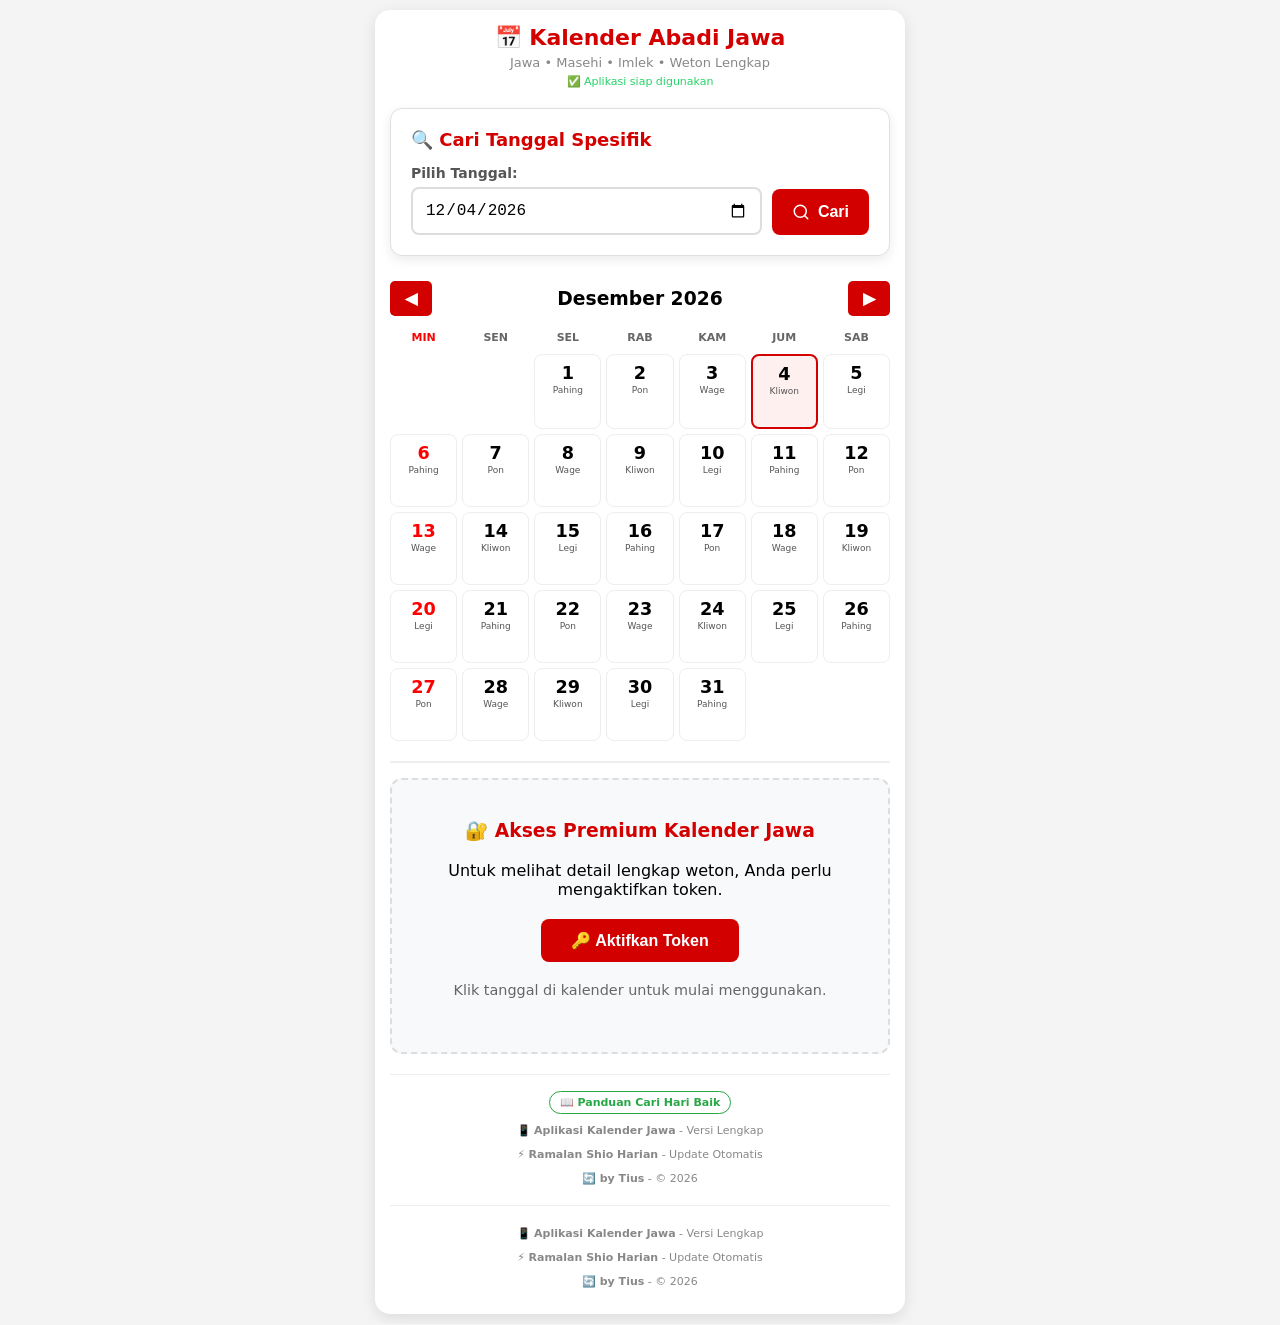
<file: index.html>
<!DOCTYPE html>
<html lang="id">
<head>
    <meta charset="UTF-8">
    <meta name="viewport" content="width=device-width, initial-scale=1.0, maximum-scale=1.0, user-scalable=no">
    <meta name="description" content="Kalender Jawa lengkap dengan weton, primbon, dan filosofi Jawa.">
    <meta name="keywords" content="kalender jawa, weton, primbon, kalender abadi, tanggal jawa, imlek">
    <meta name="author" content="Tius">
    
    <!-- PWA Meta Tags (Sederhana) -->
    <meta name="theme-color" content="#D30000">
    <link rel="manifest" href="manifest.json">
    
    <title>Kalender Abadi Jawa</title>
    
    <style>
        :root { 
            --primary: #D30000; 
            --bg: #f4f4f4; 
            --imlek: #cf1322; 
            --shadow: 0 4px 15px rgba(0,0,0,0.1);
            --radius: 15px;
        }
        
        body { 
            font-family: 'Segoe UI', system-ui, -apple-system, Tahoma, Geneva, Verdana, sans-serif; 
            background: var(--bg); 
            margin: 0; 
            padding: 10px;
            min-height: 100vh;
        }
        
        #mainApp { 
            max-width: 500px; 
            margin: auto; 
            background: white; 
            padding: 15px; 
            border-radius: var(--radius); 
            box-shadow: var(--shadow);
        }
        
        .header-section { 
            text-align: center; 
            margin-bottom: 20px; 
        }
        
        .search-section {
            background: white;
            padding: 20px;
            border-radius: 12px;
            box-shadow: 0 4px 12px rgba(0,0,0,0.08);
            margin-bottom: 25px;
            border: 1px solid #e0e0e0;
        }
        
        .search-form {
            display: flex;
            gap: 10px;
            align-items: flex-end;
        }
        
        .search-group {
            flex: 1;
        }
        
        .search-group label {
            display: block;
            margin-bottom: 6px;
            font-size: 14px;
            color: #555;
            font-weight: 600;
        }
        
        .search-group input {
            width: 100%;
            padding: 12px;
            border: 2px solid #ddd;
            border-radius: 8px;
            font-size: 16px;
            box-sizing: border-box;
            background: #fff;
        }
        
        .search-group input:focus {
            border-color: #D30000;
            outline: none;
            box-shadow: 0 0 0 3px rgba(211, 0, 0, 0.1);
        }
        
        #searchDateBtn {
            background: #D30000;
            color: white;
            border: none;
            padding: 12px 20px;
            border-radius: 8px;
            cursor: pointer;
            font-weight: bold;
            font-size: 16px;
            display: flex;
            align-items: center;
            gap: 8px;
            height: 46px;
            white-space: nowrap;
        }
        
        #searchDateBtn:hover {
            background: #b00000;
        }
        
        .calendar-nav { 
            display: flex; 
            justify-content: space-between; 
            align-items: center; 
            margin-bottom: 10px; 
        }
        
        .calendar-nav button { 
            background: var(--primary); 
            color: white;
            border: none; 
            padding: 8px 15px; 
            border-radius: 5px; 
            cursor: pointer; 
            font-weight: bold; 
            font-size: 16px;
        }
        
        .calendar-grid { 
            display: grid; 
            grid-template-columns: repeat(7, 1fr); 
            gap: 5px; 
            text-align: center; 
        }
        
        .header-day { 
            font-weight: bold; 
            font-size: 11px; 
            padding: 5px 0; 
            color: #666; 
            text-transform: uppercase; 
        }
        
        .sunday-red { 
            color: red !important; 
        }
        
        .calendar-day { 
            border: 1px solid #eee; 
            padding: 8px 2px; 
            border-radius: 8px; 
            cursor: pointer; 
            font-size: 14px; 
            min-height: 55px; 
            position: relative; 
            display: flex; 
            flex-direction: column; 
            align-items: center; 
        }
        
        .calendar-day:hover { 
            border-color: var(--primary); 
            background: #fff5f5; 
        }
        
        .today-highlight { 
            background: #fff0f0; 
            border: 2px solid var(--primary); 
        }
        
        .selected-day { 
            background: #fff9c4 !important; 
            border: 2px solid #fbc02d !important; 
        }
        
        .date-num { 
            font-weight: bold; 
            font-size: 1.1rem; 
        }
        
        .pasaran-text { 
            font-size: 9px; 
            color: #555; 
            margin-top: 2px; 
        }
        
        #detail { 
            margin-top: 20px; 
            border-top: 2px solid #eee; 
            padding-top: 15px; 
            display: none; 
        }
        
        .searched-date {
            background: linear-gradient(135deg, #fff9c4 0%, #fff176 100%) !important;
            border: 2px solid #F57C00 !important;
        }
        
         /* Ramalan Shio Styles */
        .shio-ramalan-card {
    /* Background utama sesuai permintaan Anda */
    background: linear-gradient(135deg, #a3b17d 0%, #8a9a5b 100%);
    padding: 20px;
    border-radius: 10px;
    margin-bottom: 20px;
    color: white;
    /* Tambahan shadow halus agar kartu terlihat lebih modern */
    box-shadow: 0 4px 15px rgba(0, 0, 0, 0.1);
}

.shio-category {
    /* Dibuat sedikit lebih gelap dari background utama agar terlihat kontras */
    background: linear-gradient(135deg, #8a9a5b 0%, #76844e 100%);
    padding: 15px;
    border-radius: 8px;
    margin-bottom: 10px;
    color: white;
}

.shio-category h4 {
    margin-top: 0;
    color: white;
    /* Memberi sedikit ketebalan agar judul kategori menonjol */
    font-weight: 600;
}

        
        /* Responsive */
        @media (max-width: 480px) {
            #mainApp {
                padding: 10px;
            }
            
            .calendar-day {
                min-height: 45px;
                padding: 5px 1px;
            }
            
            .date-num {
                font-size: 1rem;
            }
            
            .search-form {
                flex-direction: column;
                align-items: stretch;
            }
            
            .search-section {
                padding: 15px;
            }
        }
        
        /* Token Modal Styles */
        .token-modal {
            display: none;
            position: fixed;
            top: 0;
            left: 0;
            width: 100%;
            height: 100%;
            background: rgba(0,0,0,0.85);
            z-index: 9999;
            align-items: center;
            justify-content: center;
        }
        
        .token-modal-content {
            background: white;
            width: 90%;
            max-width: 350px;
            padding: 25px;
            border-radius: 20px;
            text-align: center;
            box-shadow: 0 10px 25px rgba(0,0,0,0.2);
        }
        
        .token-modal-content h2 {
            color: var(--primary);
            margin-top: 0;
        }
        
        .token-input {
            width: 100%;
            padding: 12px;
            margin: 15px 0;
            border: 2px solid #ddd;
            border-radius: 8px;
            font-size: 16px;
            text-align: center;
            box-sizing: border-box;
        }
        
        .token-btn {
            background: var(--primary);
            color: white;
            border: none;
            padding: 12px 30px;
            border-radius: 8px;
            cursor: pointer;
            font-weight: bold;
            width: 100%;
            font-size: 16px;
        }
        
        .token-wa-btn {
            background: #25D366;
            color: white;
            text-decoration: none;
            display: block;
            padding: 10px;
            margin-top: 15px;
            border-radius: 8px;
            font-weight: bold;
            font-size: 14px;
        }
    </style>
</head>
<body>

<!-- Token Modal -->
<div id="tokenModal" class="token-modal">
    <div class="token-modal-content">
        <h2>🔑 Akses Token</h2>
        <p style="font-size: 14px; color: #666;">Masukkan token untuk akses lengkap:</p>
        <input type="text" id="tokenInput" class="token-input" placeholder="Masukkan kode token...">
        <button class="token-btn" onclick="validateToken()">Aktifkan Token</button>
        
        <p style="margin: 15px 0 5px; font-size: 12px;">Belum punya token?</p>
        <a href="https://wa.me/6285117021168?text=Halo%20admin,%20saya%20ingin%20membeli%20token%20Kalender%20Jawa" 
           class="token-wa-btn" target="_blank">
           💬 Beli Token via WhatsApp
        </a>
        
        <button onclick="closeTokenModal()" style="
            background:none; 
            border:none; 
            color:#aaa; 
            margin-top:10px; 
            cursor:pointer;
            font-size: 14px;
        ">
            Nanti Saja
        </button>
    </div>
</div>

<div id="mainApp">
    <div class="header-section">
        <h1 style="margin:0; font-size: 22px; color: var(--primary);">📅 Kalender Abadi Jawa</h1>
        <p style="margin:5px 0; font-size: 13px; color: #888;">Jawa • Masehi • Imlek • Weton Lengkap</p>
        <p id="appStatus" style="margin:5px 0; font-size: 11px; color: #25D366;"></p>
    </div>

    <!-- Search Section -->
    <div class="search-section">
        <h3 style="color: #D30000; margin: 0 0 15px 0; font-size: 18px; display: flex; align-items: center; gap: 8px;">
            🔍 Cari Tanggal Spesifik
        </h3>
        
        <div class="search-form">
            <div class="search-group">
                <label for="dateSearchInput">Pilih Tanggal:</label>
                <input type="date" id="dateSearchInput" name="dateSearchInput">
            </div>
            
            <button id="searchDateBtn">
                <svg xmlns="http://www.w3.org/2000/svg" width="18" height="18" viewBox="0 0 24 24" fill="none" stroke="currentColor" stroke-width="2" stroke-linecap="round" stroke-linejoin="round" style="flex-shrink: 0;">
                    <circle cx="11" cy="11" r="8"></circle>
                    <line x1="21" y1="21" x2="16.65" y2="16.65"></line>
                </svg>
                Cari
            </button>
        </div>
    </div>

    <!-- Calendar Navigation -->
    <div class="calendar-nav">
        <button id="prevMonth">◀ </button>
        <h3 id="monthYearNav" style="margin: 0;">Januari 2026</h3>
        <button id="nextMonth"> ▶</button>
    </div>
    
    <!-- Calendar Grid -->
    <div id="calendar" class="calendar-grid"></div>

    <!-- Detail Section -->
    <div id="detail"></div>
  
      <div style="margin-top: 20px; text-align: center; font-size: 11px; color: #888; border-top: 1px solid #eee; padding-top: 10px;">
        <p style="margin-bottom: 15px;">
            <a href="panduan.html" style="color: #28a745; text-decoration: none; font-weight: bold; border: 1px solid #28a745; padding: 4px 10px; border-radius: 12px;">
                📖 Panduan Cari Hari Baik
            </a>
        </p>
        <p>📱 <strong>Aplikasi Kalender Jawa</strong> - Versi Lengkap</p>
        <p>⚡ <strong>Ramalan Shio Harian</strong> - Update Otomatis</p>
        <p>🔄 <strong>by Tius</strong> - © 2026</p>
    </div>

    
    <!-- Footer Info -->
    <div style="margin-top: 20px; text-align: center; font-size: 11px; color: #888; border-top: 1px solid #eee; padding-top: 10px;">
        <p>📱 <strong>Aplikasi Kalender Jawa</strong> - Versi Lengkap</p>
        <p>⚡ <strong>Ramalan Shio Harian</strong> - Update Otomatis</p>
        <p>🔄 <strong>by Tius</strong> - © 2026</p>
    </div>
</div>

<!-- Load Scripts -->
<script src="main.js"></script>
<script src="ramalan-shio.js"></script>

<script>
// Simple PWA Installation
let deferredPrompt;
window.addEventListener('beforeinstallprompt', (e) => {
    e.preventDefault();
    deferredPrompt = e;
    
    // Optional: Show install button
    setTimeout(() => {
        if (confirm('Ingin pasang Kalender Jawa di perangkat Anda?')) {
            deferredPrompt.prompt();
            deferredPrompt.userChoice.then((choiceResult) => {
                if (choiceResult.outcome === 'accepted') {
                    console.log('User accepted install');
                }
                deferredPrompt = null;
            });
        }
    }, 10000);
});

// Token Modal Functions
function showTokenModal() {
    document.getElementById('tokenModal').style.display = 'flex';
    document.getElementById('tokenInput').focus();
}

function closeTokenModal() {
    document.getElementById('tokenModal').style.display = 'none';
}

function validateToken() {
    const tokenInput = document.getElementById('tokenInput');
    const token = tokenInput.value.trim().toUpperCase();
    
    if (!token) {
        alert('⚠️ Masukkan token terlebih dahulu');
        return;
    }
    
    // Simpan token ke localStorage
    localStorage.setItem('kalender_token_tius', token);
    
    // Tampilkan pesan sukses
    alert('✅ Token berhasil disimpan!\n\nReload halaman untuk melihat detail lengkap.');
    
    closeTokenModal();
    
    // Refresh setelah 1 detik
    setTimeout(() => {
        location.reload();
    }, 1000);
}

// Check token on load
window.addEventListener('load', function() {
    console.log('Kalender Jawa loaded');
    document.getElementById('appStatus').textContent = '✅ Aplikasi siap digunakan';
    
    // Set today's date in search input
    const today = new Date();
    const todayStr = today.toISOString().split('T')[0];
    const searchInput = document.getElementById('dateSearchInput');
    if (searchInput) {
        searchInput.value = todayStr;
        searchInput.max = '2100-12-31';
        searchInput.min = '1900-01-01';
    }
    
    // Initialize service worker if available
    if ('serviceWorker' in navigator) {
        navigator.serviceWorker.register('sw.js')
            .then(reg => console.log('Service Worker registered'))
            .catch(err => console.log('Service Worker registration failed:', err));
    }
});

// Online/Offline detection
window.addEventListener('online', () => {
    document.getElementById('appStatus').textContent = '✅ Online - Aplikasi siap';
});

window.addEventListener('offline', () => {
    document.getElementById('appStatus').textContent = '⚠️ Offline - Mode terbatas';
});
</script>

</body>
</html>
</file>
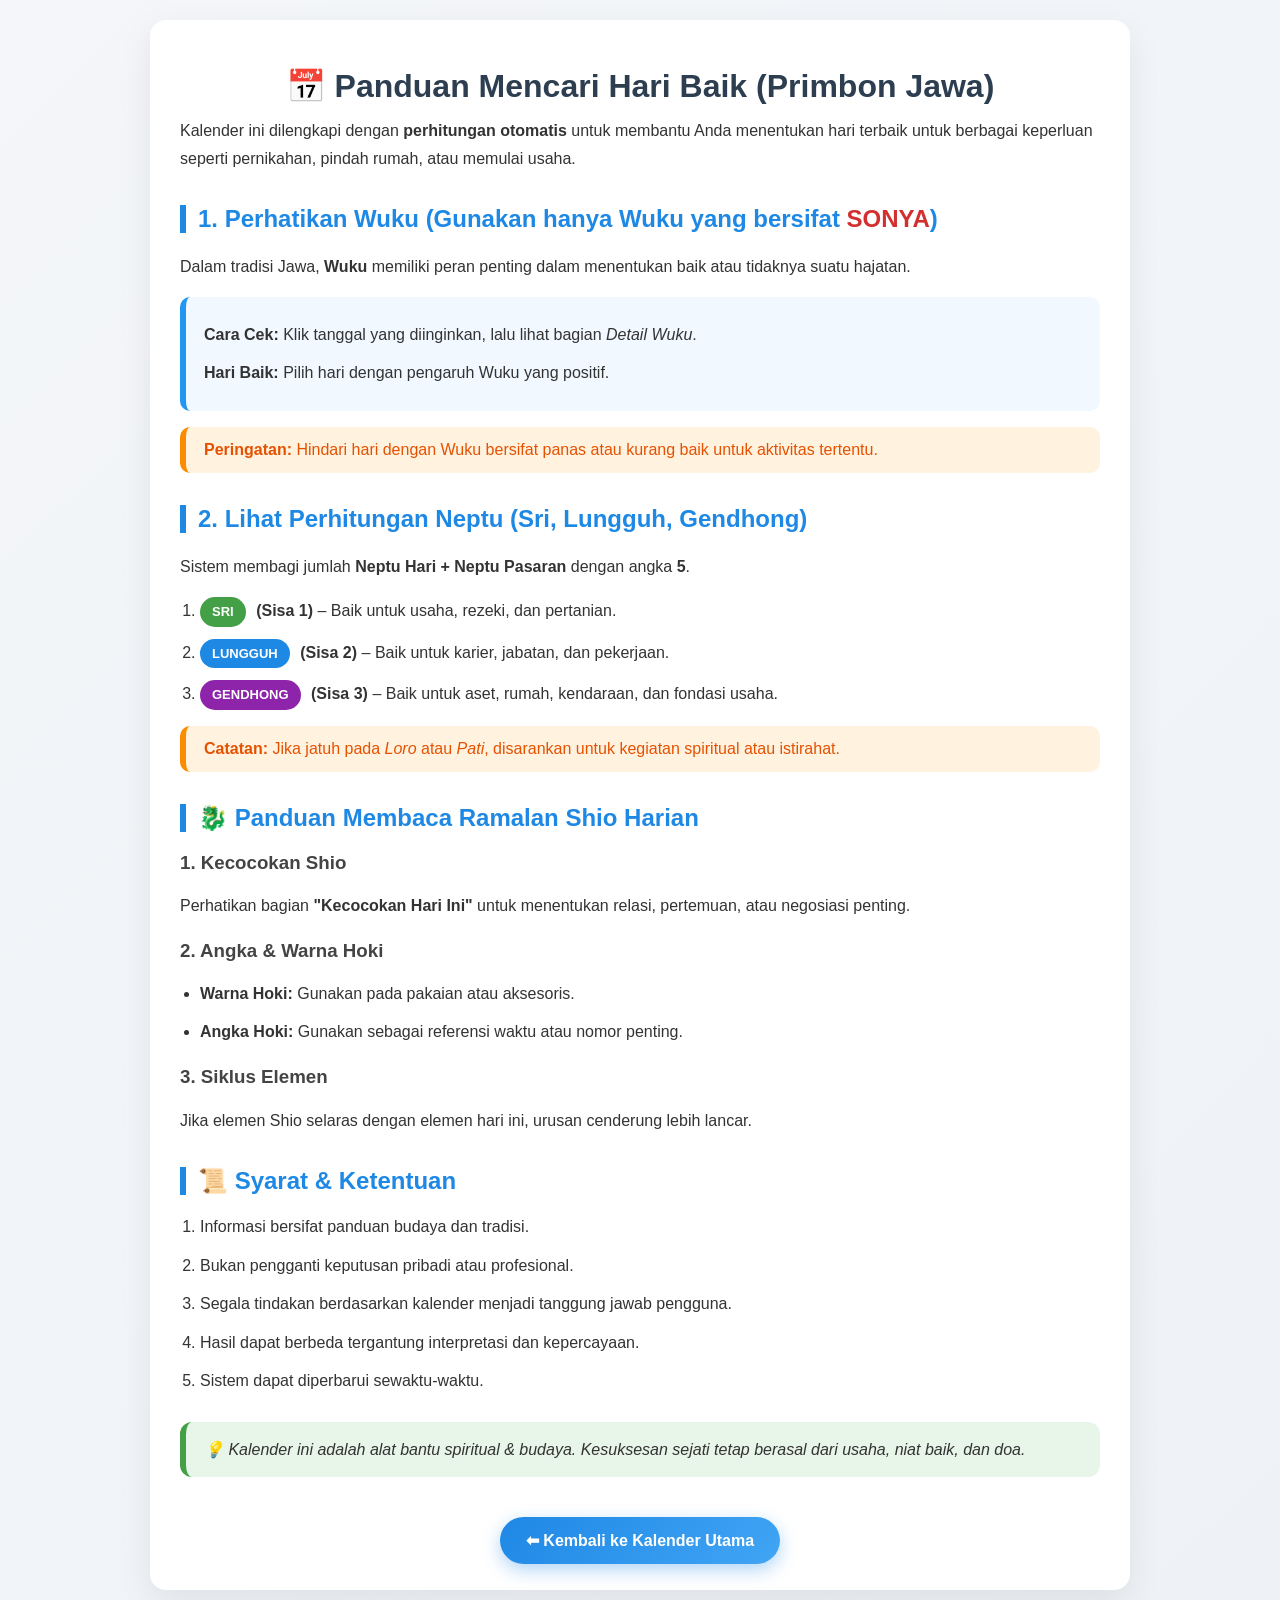
<file: panduan.html>
<!DOCTYPE html>
<html lang="id">
<head>
<meta charset="UTF-8">
<meta name="viewport" content="width=device-width, initial-scale=1.0">
<title>Panduan Kalender Primbon Jawa</title>

<style>
    body {
        font-family: "Segoe UI", Roboto, Arial, sans-serif;
        background: linear-gradient(135deg, #f4f6f9, #eef2f7);
        margin: 0;
        padding: 20px;
        color: #333;
    }

    .panduan-container {
        max-width: 920px;
        margin: auto;
        background: #ffffff;
        border-radius: 16px;
        padding: 26px 30px;
        box-shadow: 0 12px 35px rgba(0,0,0,0.08);
    }

    h1 {
        text-align: center;
        color: #2c3e50;
        margin-bottom: 12px;
    }

    h2 {
        margin-top: 32px;
        color: #1e88e5;
        border-left: 6px solid #1e88e5;
        padding-left: 12px;
    }

    h3 {
        margin-top: 20px;
        color: #444;
    }

    p {
        line-height: 1.75;
        margin: 10px 0;
    }

    ol, ul {
        padding-left: 20px;
    }

    li {
        margin-bottom: 12px;
        line-height: 1.65;
    }

    .sonya {
        color: #d32f2f;
        font-weight: bold;
    }

    .highlight {
        background: #f1f8ff;
        border-left: 6px solid #2196f3;
        padding: 14px 18px;
        border-radius: 10px;
        margin: 16px 0;
    }

    .warning {
        background: #fff3e0;
        border-left: 6px solid #fb8c00;
        padding: 14px 18px;
        border-radius: 10px;
        margin: 16px 0;
        color: #e65100;
    }

    .badge {
        display: inline-block;
        padding: 4px 12px;
        border-radius: 20px;
        font-size: 13px;
        font-weight: bold;
        color: #fff;
        margin-right: 6px;
    }

    .sri { background: #43a047; }
    .lungguh { background: #1e88e5; }
    .gendhong { background: #8e24aa; }

    .tips {
        margin-top: 28px;
        background: #e8f5e9;
        border-left: 6px solid #43a047;
        padding: 18px;
        border-radius: 12px;
        font-style: italic;
    }

    .back-home {
        display: inline-block;
        padding: 14px 26px;
        background: linear-gradient(135deg, #1e88e5, #42a5f5);
        color: #fff;
        text-decoration: none;
        border-radius: 30px;
        font-weight: bold;
        box-shadow: 0 6px 18px rgba(30,136,229,0.35);
        transition: all 0.3s ease;
    }

    .back-home:hover {
        background: linear-gradient(135deg, #1565c0, #1e88e5);
        transform: translateY(-2px);
        box-shadow: 0 10px 25px rgba(30,136,229,0.45);
    }

    .footer-link {
        text-align: center;
        margin-top: 40px;
    }
</style>
</head>

<body>

<div class="panduan-container">

    <h1>📅 Panduan Mencari Hari Baik (Primbon Jawa)</h1>

    <p>
        Kalender ini dilengkapi dengan <strong>perhitungan otomatis</strong> untuk membantu Anda
        menentukan hari terbaik untuk berbagai keperluan seperti pernikahan, pindah rumah,
        atau memulai usaha.
    </p>

    <h2>1. Perhatikan Wuku (Gunakan hanya Wuku yang bersifat <span class="sonya">SONYA</span>)</h2>

    <p>
        Dalam tradisi Jawa, <strong>Wuku</strong> memiliki peran penting dalam menentukan
        baik atau tidaknya suatu hajatan.
    </p>

    <div class="highlight">
        <p><strong>Cara Cek:</strong> Klik tanggal yang diinginkan, lalu lihat bagian <em>Detail Wuku</em>.</p>
        <p><strong>Hari Baik:</strong> Pilih hari dengan pengaruh Wuku yang positif.</p>
    </div>

    <div class="warning">
        <strong>Peringatan:</strong> Hindari hari dengan Wuku bersifat panas atau kurang baik
        untuk aktivitas tertentu.
    </div>

    <h2>2. Lihat Perhitungan Neptu (Sri, Lungguh, Gendhong)</h2>

    <p>
        Sistem membagi jumlah <strong>Neptu Hari + Neptu Pasaran</strong> dengan angka <strong>5</strong>.
    </p>

    <ol>
        <li>
            <span class="badge sri">SRI</span>
            <strong>(Sisa 1)</strong> – Baik untuk usaha, rezeki, dan pertanian.
        </li>
        <li>
            <span class="badge lungguh">LUNGGUH</span>
            <strong>(Sisa 2)</strong> – Baik untuk karier, jabatan, dan pekerjaan.
        </li>
        <li>
            <span class="badge gendhong">GENDHONG</span>
            <strong>(Sisa 3)</strong> – Baik untuk aset, rumah, kendaraan, dan fondasi usaha.
        </li>
    </ol>

    <div class="warning">
        <strong>Catatan:</strong> Jika jatuh pada <em>Loro</em> atau <em>Pati</em>,
        disarankan untuk kegiatan spiritual atau istirahat.
    </div>

    <h2>🐉 Panduan Membaca Ramalan Shio Harian</h2>

    <h3>1. Kecocokan Shio</h3>
    <p>
        Perhatikan bagian <strong>"Kecocokan Hari Ini"</strong> untuk menentukan relasi,
        pertemuan, atau negosiasi penting.
    </p>

    <h3>2. Angka & Warna Hoki</h3>
    <ul>
        <li><strong>Warna Hoki:</strong> Gunakan pada pakaian atau aksesoris.</li>
        <li><strong>Angka Hoki:</strong> Gunakan sebagai referensi waktu atau nomor penting.</li>
    </ul>

    <h3>3. Siklus Elemen</h3>
    <p>
        Jika elemen Shio selaras dengan elemen hari ini, urusan cenderung lebih lancar.
    </p>

    <h2>📜 Syarat & Ketentuan</h2>

    <ol>
        <li>Informasi bersifat panduan budaya dan tradisi.</li>
        <li>Bukan pengganti keputusan pribadi atau profesional.</li>
        <li>Segala tindakan berdasarkan kalender menjadi tanggung jawab pengguna.</li>
        <li>Hasil dapat berbeda tergantung interpretasi dan kepercayaan.</li>
        <li>Sistem dapat diperbarui sewaktu-waktu.</li>
    </ol>

    <div class="tips">
        💡 Kalender ini adalah alat bantu spiritual & budaya.
        Kesuksesan sejati tetap berasal dari usaha, niat baik, dan doa.
    </div>

    <div class="footer-link">
        <a href="index.html" class="back-home">⬅ Kembali ke Kalender Utama</a>
    </div>

</div>

</body>
</html>
</file>
